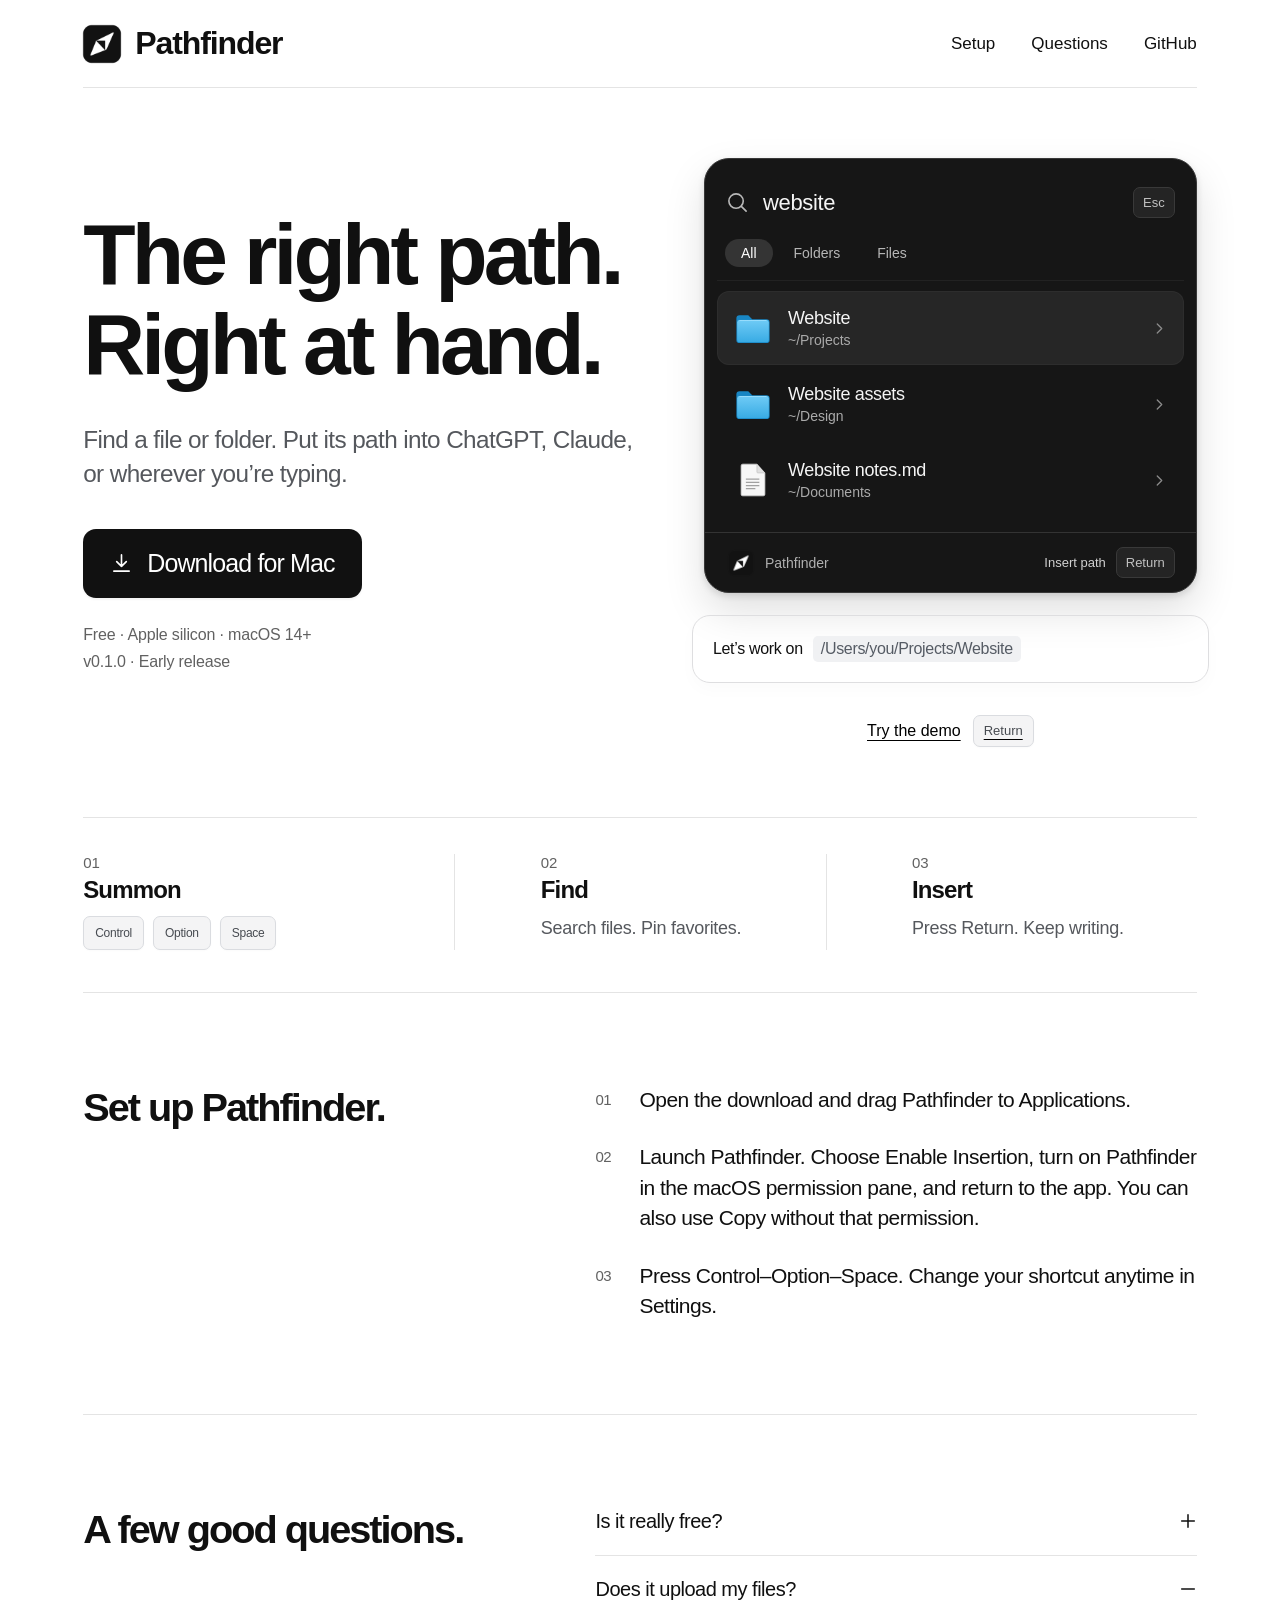
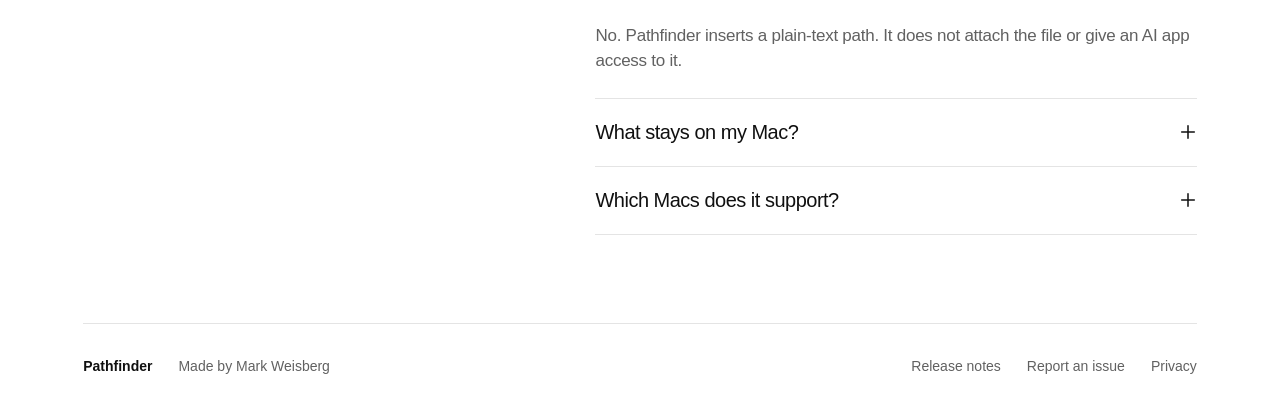
<file: index.html>
<!doctype html>
<html lang="en">
<head>
  <meta charset="utf-8">
  <meta name="viewport" content="width=device-width,initial-scale=1">
  <meta name="description" content="Find a file or folder. Put its path into ChatGPT, Claude, or wherever you’re typing. Pathfinder is free for Mac.">
  <meta name="theme-color" content="#ffffff">
  <meta property="og:title" content="Pathfinder — The right path. Right at hand.">
  <meta property="og:description" content="A free Mac utility for finding and inserting file and folder paths. Apple silicon · macOS 14+.">
  <meta property="og:type" content="website">
  <meta property="og:url" content="https://mweisberg21.github.io/pathfinder/">
  <meta property="og:image" content="https://mweisberg21.github.io/pathfinder/assets/app-icon.png">
  <link rel="canonical" href="https://mweisberg21.github.io/pathfinder/">
  <link rel="icon" href="assets/app-icon.png" type="image/png">
  <link rel="stylesheet" href="styles.css">
  <script src="demo.js" defer></script>
  <title>Pathfinder — The right path. Right at hand.</title>
</head>
<body>
  <a class="skip" href="#main">Skip to content</a>
  <header class="site-header wrap">
    <a class="brand" href="./" aria-label="Pathfinder home"><img src="assets/app-icon.png" width="46" height="46" alt="">Pathfinder</a>
    <nav aria-label="Main navigation"><a href="#setup">Setup</a><a href="#questions">Questions</a><a href="https://github.com/mweisberg21/pathfinder">GitHub</a></nav>
  </header>
  <main id="main" class="wrap">
    <section class="hero" aria-labelledby="headline">
      <div class="hero-copy">
        <h1 id="headline">The right path.<br>Right at hand.</h1>
        <p class="intro">Find a file or folder. Put its path into ChatGPT, Claude, or wherever you’re typing.</p>
        <a class="download" href="https://github.com/mweisberg21/pathfinder/releases/download/v0.1.0/Pathfinder-0.1.0-macOS-arm64.dmg">
          <svg viewBox="0 0 24 24" width="23" height="23" aria-hidden="true"><path d="M12 3v12m-5-5 5 5 5-5M4 20h16"/></svg>Download for Mac
        </a>
        <p class="requirements">Free · Apple silicon · macOS 14+<br><a href="https://github.com/mweisberg21/pathfinder/releases/tag/v0.1.0">v0.1.0 · Early release</a></p>
      </div>
      <div class="demo" aria-label="Interactive Pathfinder demo">
        <p id="demo-description" class="sr-only">This demo searches sample files only. Use the arrow keys to select a result, then Return to insert its path into the example below. It does not access your files or send a message.</p>
        <div class="panel" id="demo-panel">
          <div class="search-head">
            <svg class="search-icon" viewBox="0 0 24 24" width="23" height="23" aria-hidden="true"><circle cx="10.5" cy="10.5" r="7.5"/><path d="m16 16 5 5"/></svg>
            <input id="demo-search" type="search" value="website" placeholder="Search files and folders" aria-label="Search sample files" aria-describedby="demo-description" aria-controls="demo-results" autocomplete="off" spellcheck="false">
            <button class="escape" id="demo-close" aria-label="Close demo search"><kbd>Esc</kbd></button>
          </div>
          <div class="filters" role="group" aria-label="File type"><button data-filter="all" aria-pressed="true">All</button><button data-filter="folder" aria-pressed="false">Folders</button><button data-filter="file" aria-pressed="false">Files</button></div>
          <div class="results" id="demo-results" aria-label="Sample results">
            <button class="result selected" data-index="0" aria-pressed="true"><img src="assets/folder.svg" alt="" width="38" height="38"><span class="result-copy"><strong>Website</strong><span>~/Projects</span></span><svg viewBox="0 0 20 20" aria-hidden="true"><path d="m7 4 6 6-6 6"/></svg></button>
            <button class="result" data-index="1" aria-pressed="false"><img src="assets/folder.svg" alt="" width="38" height="38"><span class="result-copy"><strong>Website assets</strong><span>~/Design</span></span><svg viewBox="0 0 20 20" aria-hidden="true"><path d="m7 4 6 6-6 6"/></svg></button>
            <button class="result" data-index="2" aria-pressed="false"><img src="assets/document.svg" alt="" width="38" height="38"><span class="result-copy"><strong>Website notes.md</strong><span>~/Documents</span></span><svg viewBox="0 0 20 20" aria-hidden="true"><path d="m7 4 6 6-6 6"/></svg></button>
          </div>
          <div class="panel-footer"><span class="panel-brand"><img src="assets/app-icon.png" width="30" height="30" alt="">Pathfinder</span><button id="demo-insert">Insert path <kbd>Return</kbd></button></div>
        </div>
        <div class="demo-dismissed" id="demo-dismissed" hidden><img src="assets/app-icon.png" width="72" height="72" alt=""><span id="dismissed-message">Path inserted.</span><button id="demo-reopen">Open Pathfinder</button></div>
        <div class="composer" aria-label="Example message"><span>Let’s work on</span><code id="inserted-path">/Users/you/Projects/Website</code></div>
        <button class="try-demo" id="try-demo">Try the demo <kbd>Return</kbd></button>
        <p id="demo-status" class="sr-only" role="status" aria-live="polite"></p>
        <noscript><p class="no-script">Enable JavaScript to try the sample search. The Mac download works without it.</p></noscript>
      </div>
    </section>
    <section class="workflow" aria-label="How Pathfinder works">
      <div><span class="step-number">01</span><h2>Summon</h2><p class="shortcut" aria-label="Control Option Space"><kbd>Control</kbd><kbd>Option</kbd><kbd>Space</kbd></p></div>
      <div><span class="step-number">02</span><h2>Find</h2><p>Search files. Pin favorites.</p></div>
      <div><span class="step-number">03</span><h2>Insert</h2><p>Press Return. Keep writing.</p></div>
    </section>
    <section class="detail-section" id="setup" aria-labelledby="setup-title">
      <h2 id="setup-title">Set up Pathfinder.</h2>
      <ol class="setup-list">
        <li>Open the download and drag Pathfinder to Applications.</li>
        <li>Launch Pathfinder. Choose Enable Insertion, turn on Pathfinder in the macOS permission pane, and return to the app. You can also use Copy without that permission.</li>
        <li>Press Control–Option–Space. Change your shortcut anytime in Settings.</li>
      </ol>
    </section>
    <section class="detail-section questions" id="questions" aria-labelledby="questions-title">
      <h2 id="questions-title">A few good questions.</h2>
      <div class="faq-list">
        <details><summary>Is it really free?<svg viewBox="0 0 20 20" aria-hidden="true"><path d="M3 10h14M10 3v14"/></svg></summary><p>Yes. Free to download and use, with no account, subscription, or paid tier.</p></details>
        <details open><summary>Does it upload my files?<svg viewBox="0 0 20 20" aria-hidden="true"><path d="M3 10h14M10 3v14"/></svg></summary><p>No. Pathfinder inserts a plain-text path. It does not attach the file or give an AI app access to it.</p></details>
        <details><summary>What stays on my Mac?<svg viewBox="0 0 20 20" aria-hidden="true"><path d="M3 10h14M10 3v14"/></svg></summary><p>Your pins, preferences, and usage history stay locally on your Mac. Pathfinder has no analytics or file uploads and does not store your chat text. You can turn off usage history or clear it in Settings.</p><p>Search uses Spotlight. Excluded or unindexed files may not appear; use the app’s file chooser to select them directly. <a href="privacy.html">Read the privacy details.</a></p></details>
        <details><summary>Which Macs does it support?<svg viewBox="0 0 20 20" aria-hidden="true"><path d="M3 10h14M10 3v14"/></svg></summary><p>This download is for Apple silicon Macs running macOS 14 or later. Intel Macs are not supported by this build. Version 0.1.0 is an early release, signed with Developer ID and notarized by Apple.</p><p>Path insertion has been tested with ChatGPT and Claude. Other text fields may behave differently; Copy is always available. A fresh installation on another Mac remains to be tested.</p></details>
      </div>
    </section>
  </main>
  <footer class="site-footer wrap"><div><a href="./" class="footer-brand">Pathfinder</a><span>Made by Mark Weisberg</span></div><nav aria-label="Footer"><a href="https://github.com/mweisberg21/pathfinder/releases/tag/v0.1.0">Release notes</a><a href="https://github.com/mweisberg21/pathfinder/issues">Report an issue</a><a href="privacy.html">Privacy</a></nav></footer>
</body>
</html>
</file>
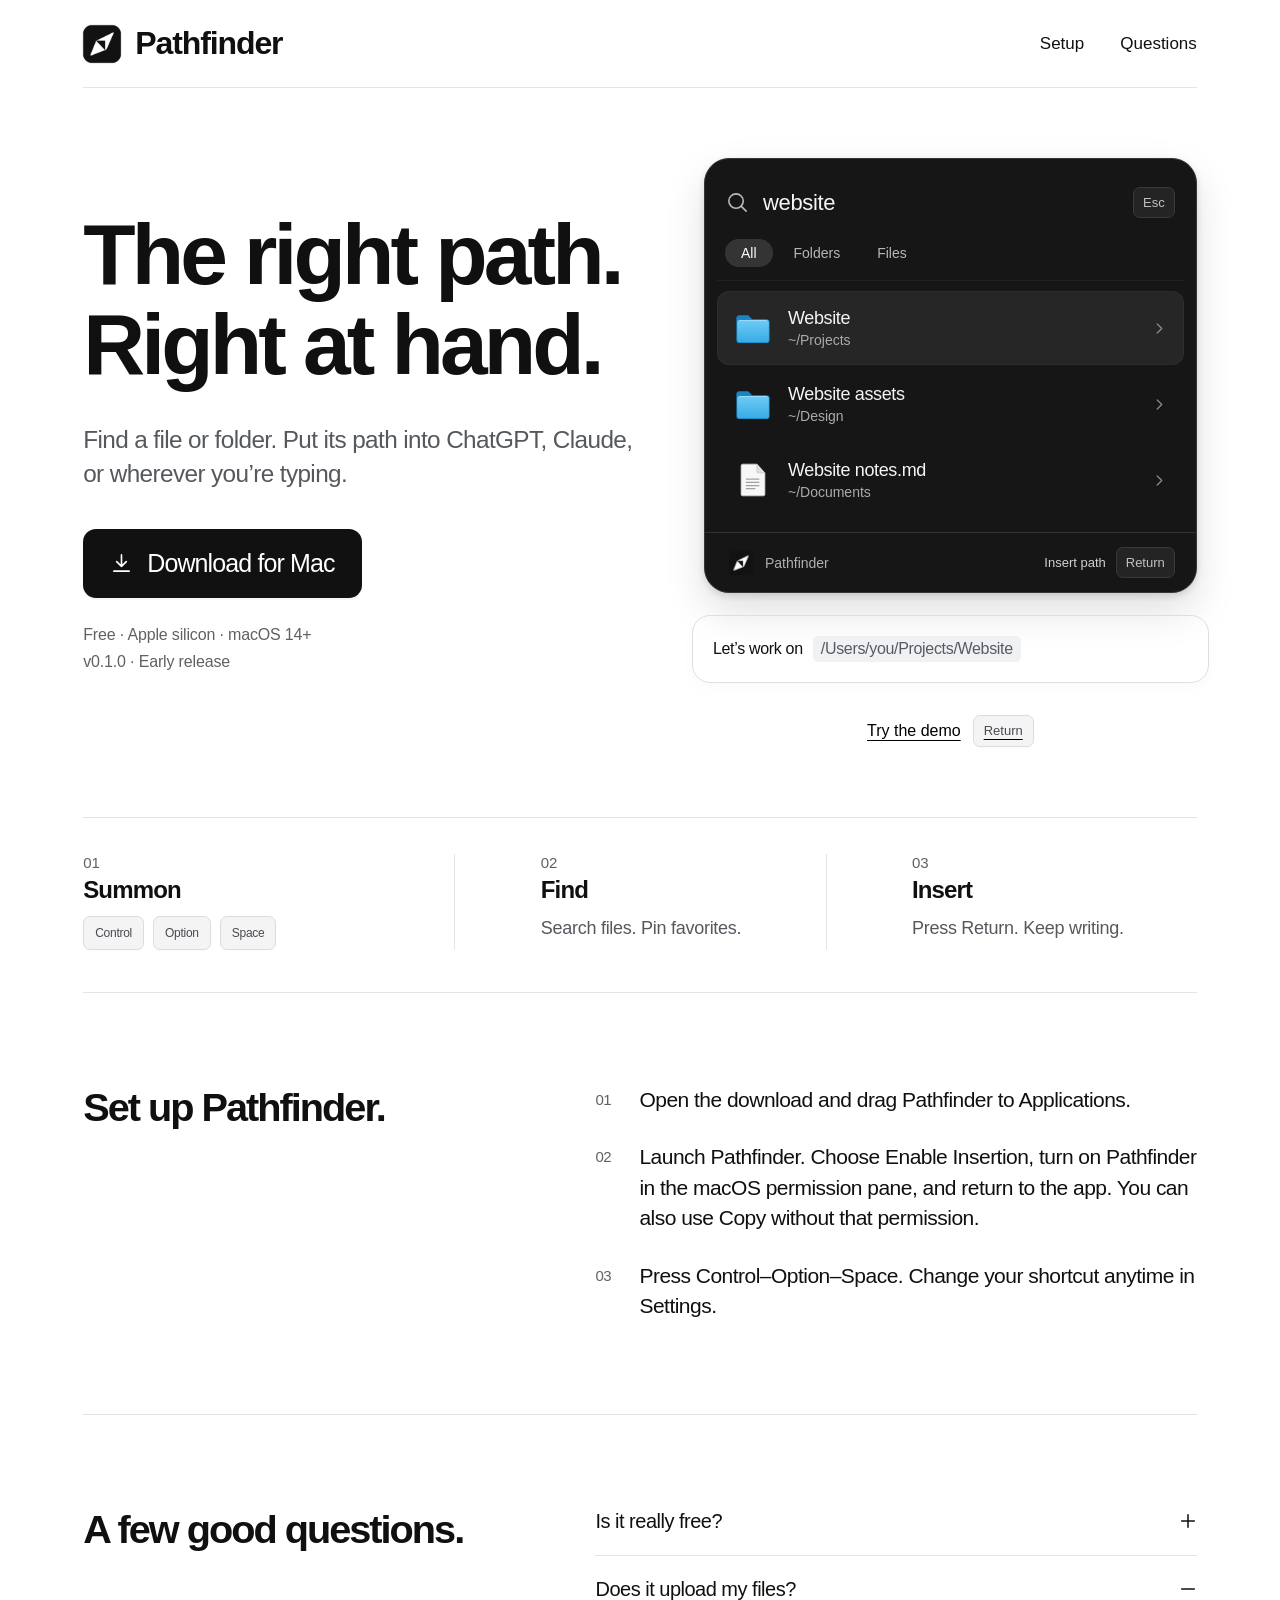
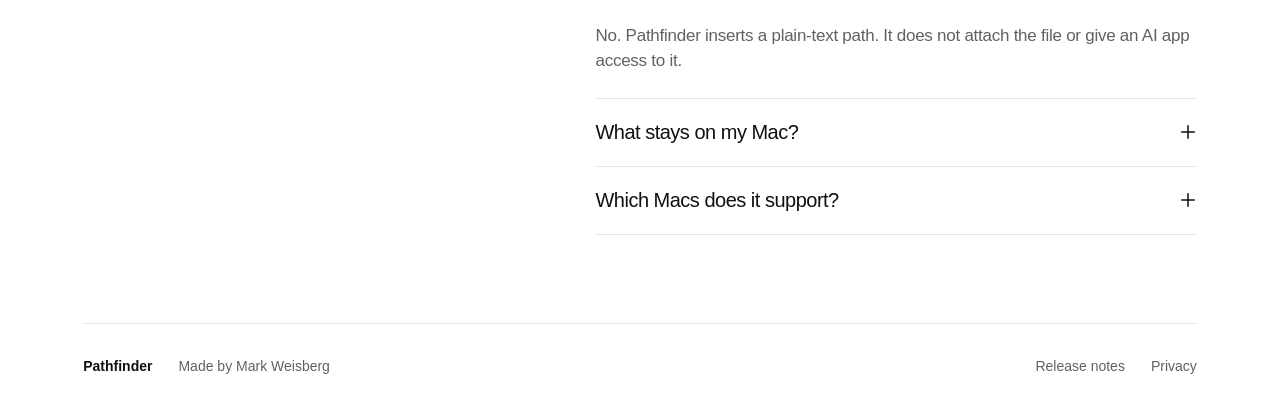
<file: docs/index.html>
<!doctype html>
<html lang="en">
<head>
  <meta charset="utf-8">
  <meta name="viewport" content="width=device-width,initial-scale=1">
  <meta name="description" content="Find a file or folder. Put its path into ChatGPT, Claude, or wherever you’re typing. Pathfinder is free for Mac.">
  <meta name="theme-color" content="#ffffff">
  <meta property="og:title" content="Pathfinder — The right path. Right at hand.">
  <meta property="og:description" content="A free Mac utility for finding and inserting file and folder paths. Apple silicon · macOS 14+.">
  <meta property="og:type" content="website">
  <meta property="og:url" content="https://mweisberg21.github.io/pathfinder/">
  <meta property="og:image" content="https://mweisberg21.github.io/pathfinder/assets/app-icon.png">
  <link rel="canonical" href="https://mweisberg21.github.io/pathfinder/">
  <link rel="icon" href="assets/app-icon.png" type="image/png">
  <link rel="stylesheet" href="styles.css">
  <script src="demo.js" defer></script>
  <title>Pathfinder — The right path. Right at hand.</title>
</head>
<body>
  <a class="skip" href="#main">Skip to content</a>
  <header class="site-header wrap">
    <a class="brand" href="./" aria-label="Pathfinder home"><img src="assets/app-icon.png" width="46" height="46" alt="">Pathfinder</a>
    <nav aria-label="Main navigation"><a href="#setup">Setup</a><a href="#questions">Questions</a></nav>
  </header>
  <main id="main" class="wrap">
    <section class="hero" aria-labelledby="headline">
      <div class="hero-copy">
        <h1 id="headline">The right path.<br>Right at hand.</h1>
        <p class="intro">Find a file or folder. Put its path into ChatGPT, Claude, or wherever you’re typing.</p>
        <a class="download" download href="downloads/Pathfinder-0.1.0-macOS-arm64.dmg">
          <svg viewBox="0 0 24 24" width="23" height="23" aria-hidden="true"><path d="M12 3v12m-5-5 5 5 5-5M4 20h16"/></svg>Download for Mac
        </a>
        <p class="requirements">Free · Apple silicon · macOS 14+<br><a href="release-notes.html">v0.1.0 · Early release</a></p>
      </div>
      <div class="demo" aria-label="Interactive Pathfinder demo">
        <p id="demo-description" class="sr-only">This demo searches sample files only. Use the arrow keys to select a result, then Return to insert its path into the example below. It does not access your files or send a message.</p>
        <div class="panel" id="demo-panel">
          <div class="search-head">
            <svg class="search-icon" viewBox="0 0 24 24" width="23" height="23" aria-hidden="true"><circle cx="10.5" cy="10.5" r="7.5"/><path d="m16 16 5 5"/></svg>
            <input id="demo-search" type="search" value="website" placeholder="Search files and folders" aria-label="Search sample files" aria-describedby="demo-description" aria-controls="demo-results" autocomplete="off" spellcheck="false">
            <button class="escape" id="demo-close" aria-label="Close demo search"><kbd>Esc</kbd></button>
          </div>
          <div class="filters" role="group" aria-label="File type"><button data-filter="all" aria-pressed="true">All</button><button data-filter="folder" aria-pressed="false">Folders</button><button data-filter="file" aria-pressed="false">Files</button></div>
          <div class="results" id="demo-results" aria-label="Sample results">
            <button class="result selected" data-index="0" aria-pressed="true"><img src="assets/folder.svg" alt="" width="38" height="38"><span class="result-copy"><strong>Website</strong><span>~/Projects</span></span><svg viewBox="0 0 20 20" aria-hidden="true"><path d="m7 4 6 6-6 6"/></svg></button>
            <button class="result" data-index="1" aria-pressed="false"><img src="assets/folder.svg" alt="" width="38" height="38"><span class="result-copy"><strong>Website assets</strong><span>~/Design</span></span><svg viewBox="0 0 20 20" aria-hidden="true"><path d="m7 4 6 6-6 6"/></svg></button>
            <button class="result" data-index="2" aria-pressed="false"><img src="assets/document.svg" alt="" width="38" height="38"><span class="result-copy"><strong>Website notes.md</strong><span>~/Documents</span></span><svg viewBox="0 0 20 20" aria-hidden="true"><path d="m7 4 6 6-6 6"/></svg></button>
          </div>
          <div class="panel-footer"><span class="panel-brand"><img src="assets/app-icon.png" width="30" height="30" alt="">Pathfinder</span><button id="demo-insert">Insert path <kbd>Return</kbd></button></div>
        </div>
        <div class="demo-dismissed" id="demo-dismissed" hidden><img src="assets/app-icon.png" width="72" height="72" alt=""><span id="dismissed-message">Path inserted.</span><button id="demo-reopen">Open Pathfinder</button></div>
        <div class="composer" aria-label="Example message"><span>Let’s work on</span><code id="inserted-path">/Users/you/Projects/Website</code></div>
        <button class="try-demo" id="try-demo">Try the demo <kbd>Return</kbd></button>
        <p id="demo-status" class="sr-only" role="status" aria-live="polite"></p>
        <noscript><p class="no-script">Enable JavaScript to try the sample search. The Mac download works without it.</p></noscript>
      </div>
    </section>
    <section class="workflow" aria-label="How Pathfinder works">
      <div><span class="step-number">01</span><h2>Summon</h2><p class="shortcut" aria-label="Control Option Space"><kbd>Control</kbd><kbd>Option</kbd><kbd>Space</kbd></p></div>
      <div><span class="step-number">02</span><h2>Find</h2><p>Search files. Pin favorites.</p></div>
      <div><span class="step-number">03</span><h2>Insert</h2><p>Press Return. Keep writing.</p></div>
    </section>
    <section class="detail-section" id="setup" aria-labelledby="setup-title">
      <h2 id="setup-title">Set up Pathfinder.</h2>
      <ol class="setup-list">
        <li>Open the download and drag Pathfinder to Applications.</li>
        <li>Launch Pathfinder. Choose Enable Insertion, turn on Pathfinder in the macOS permission pane, and return to the app. You can also use Copy without that permission.</li>
        <li>Press Control–Option–Space. Change your shortcut anytime in Settings.</li>
      </ol>
    </section>
    <section class="detail-section questions" id="questions" aria-labelledby="questions-title">
      <h2 id="questions-title">A few good questions.</h2>
      <div class="faq-list">
        <details><summary>Is it really free?<svg viewBox="0 0 20 20" aria-hidden="true"><path d="M3 10h14M10 3v14"/></svg></summary><p>Yes. Free to download and use, with no account, subscription, or paid tier.</p></details>
        <details open><summary>Does it upload my files?<svg viewBox="0 0 20 20" aria-hidden="true"><path d="M3 10h14M10 3v14"/></svg></summary><p>No. Pathfinder inserts a plain-text path. It does not attach the file or give an AI app access to it.</p></details>
        <details><summary>What stays on my Mac?<svg viewBox="0 0 20 20" aria-hidden="true"><path d="M3 10h14M10 3v14"/></svg></summary><p>Your pins, preferences, and usage history stay locally on your Mac. Pathfinder has no analytics or file uploads and does not store your chat text. You can turn off usage history or clear it in Settings.</p><p>Search uses Spotlight. Excluded or unindexed files may not appear; use the app’s file chooser to select them directly. <a href="privacy.html">Read the privacy details.</a></p></details>
        <details><summary>Which Macs does it support?<svg viewBox="0 0 20 20" aria-hidden="true"><path d="M3 10h14M10 3v14"/></svg></summary><p>This download is for Apple silicon Macs running macOS 14 or later. Intel Macs are not supported by this build. Version 0.1.0 is an early release, signed with Developer ID and notarized by Apple.</p><p>Path insertion has been tested with ChatGPT and Claude. Other text fields may behave differently; Copy is always available. A fresh installation on another Mac remains to be tested.</p></details>
      </div>
    </section>
  </main>
  <footer class="site-footer wrap"><div><a href="./" class="footer-brand">Pathfinder</a><span>Made by Mark Weisberg</span></div><nav aria-label="Footer"><a href="release-notes.html">Release notes</a><a href="privacy.html">Privacy</a></nav></footer>
</body>
</html>
</file>
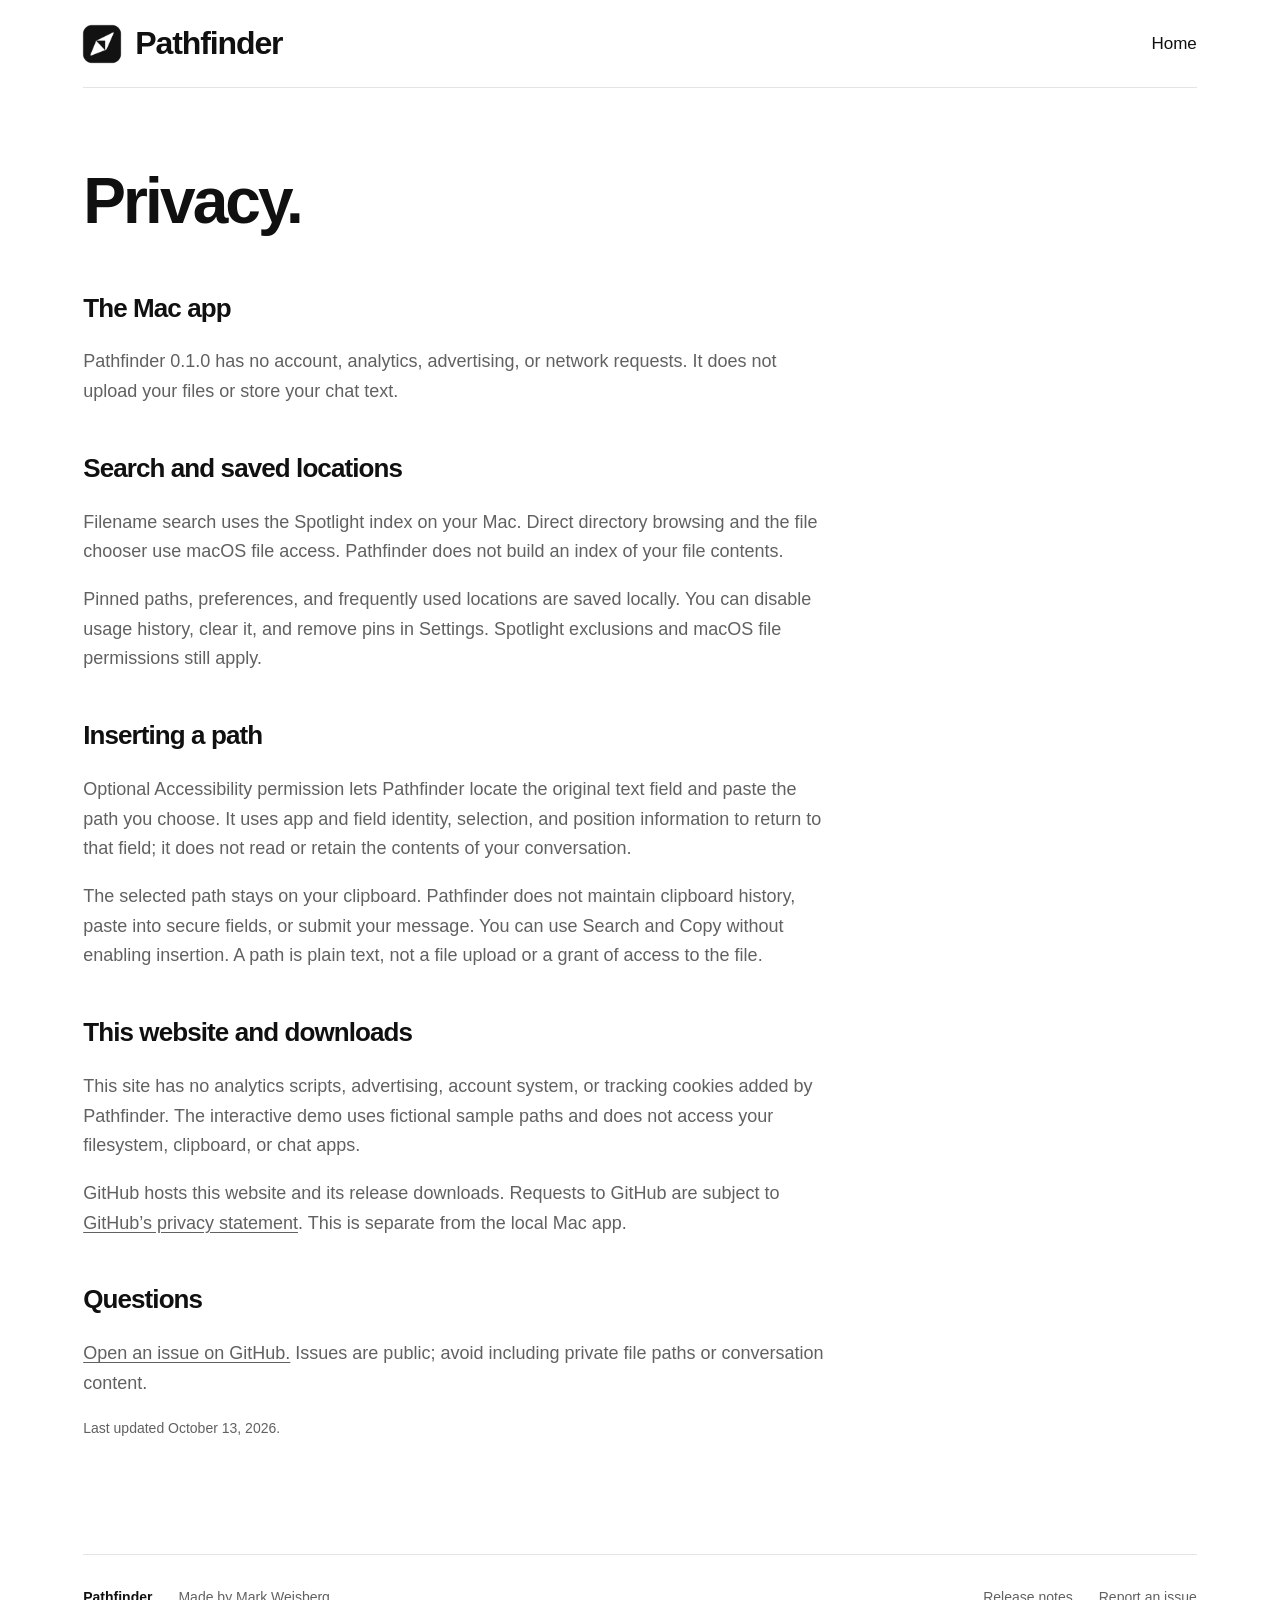
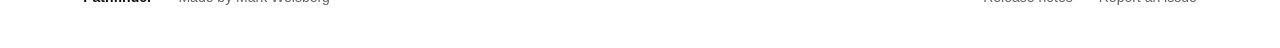
<file: privacy.html>
<!doctype html>
<html lang="en"><head><meta charset="utf-8"><meta name="viewport" content="width=device-width,initial-scale=1"><meta name="description" content="How Pathfinder handles local paths, search, insertion permissions, and this website."><meta name="theme-color" content="#ffffff"><link rel="icon" href="assets/app-icon.png"><link rel="stylesheet" href="styles.css"><link rel="canonical" href="https://mweisberg21.github.io/pathfinder/privacy.html"><title>Privacy — Pathfinder</title></head>
<body><a class="skip" href="#main">Skip to content</a><header class="site-header wrap"><a class="brand" href="./"><img src="assets/app-icon.png" width="46" height="46" alt="">Pathfinder</a><nav aria-label="Main navigation"><a href="./">Home</a></nav></header>
<main id="main" class="wrap"><article class="privacy-copy"><h1>Privacy.</h1>
<h2>The Mac app</h2><p>Pathfinder 0.1.0 has no account, analytics, advertising, or network requests. It does not upload your files or store your chat text.</p>
<h2>Search and saved locations</h2><p>Filename search uses the Spotlight index on your Mac. Direct directory browsing and the file chooser use macOS file access. Pathfinder does not build an index of your file contents.</p><p>Pinned paths, preferences, and frequently used locations are saved locally. You can disable usage history, clear it, and remove pins in Settings. Spotlight exclusions and macOS file permissions still apply.</p>
<h2>Inserting a path</h2><p>Optional Accessibility permission lets Pathfinder locate the original text field and paste the path you choose. It uses app and field identity, selection, and position information to return to that field; it does not read or retain the contents of your conversation.</p><p>The selected path stays on your clipboard. Pathfinder does not maintain clipboard history, paste into secure fields, or submit your message. You can use Search and Copy without enabling insertion. A path is plain text, not a file upload or a grant of access to the file.</p>
<h2>This website and downloads</h2><p>This site has no analytics scripts, advertising, account system, or tracking cookies added by Pathfinder. The interactive demo uses fictional sample paths and does not access your filesystem, clipboard, or chat apps.</p><p>GitHub hosts this website and its release downloads. Requests to GitHub are subject to <a href="https://docs.github.com/en/site-policy/privacy-policies/github-general-privacy-statement">GitHub’s privacy statement</a>. This is separate from the local Mac app.</p>
<h2>Questions</h2><p><a href="https://github.com/mweisberg21/pathfinder/issues">Open an issue on GitHub.</a> Issues are public; avoid including private file paths or conversation content.</p><p class="updated">Last updated October 13, 2026.</p></article></main>
<footer class="site-footer wrap"><div><a class="footer-brand" href="./">Pathfinder</a><span>Made by Mark Weisberg</span></div><nav aria-label="Footer"><a href="https://github.com/mweisberg21/pathfinder/releases/tag/v0.1.0">Release notes</a><a href="https://github.com/mweisberg21/pathfinder/issues">Report an issue</a></nav></footer></body></html>
</file>
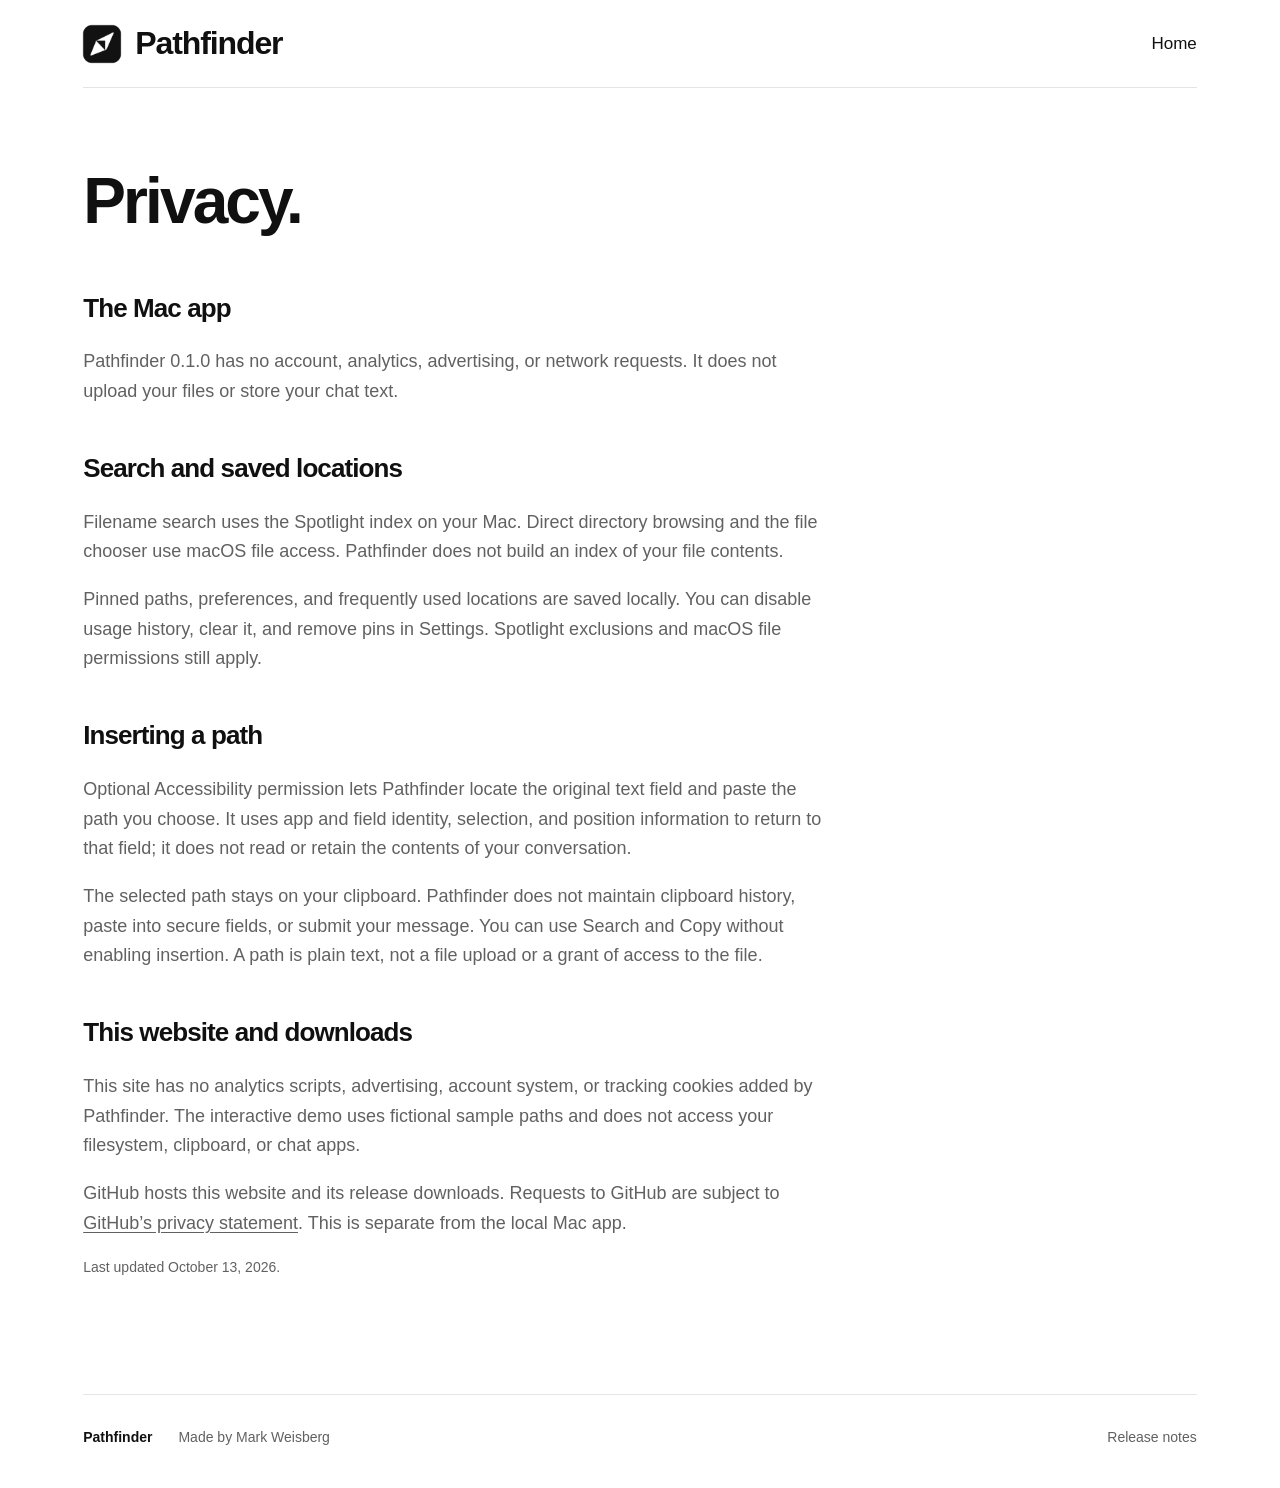
<file: docs/privacy.html>
<!doctype html>
<html lang="en"><head><meta charset="utf-8"><meta name="viewport" content="width=device-width,initial-scale=1"><meta name="description" content="How Pathfinder handles local paths, search, insertion permissions, and this website."><meta name="theme-color" content="#ffffff"><link rel="icon" href="assets/app-icon.png"><link rel="stylesheet" href="styles.css"><link rel="canonical" href="https://mweisberg21.github.io/pathfinder/privacy.html"><title>Privacy — Pathfinder</title></head>
<body><a class="skip" href="#main">Skip to content</a><header class="site-header wrap"><a class="brand" href="./"><img src="assets/app-icon.png" width="46" height="46" alt="">Pathfinder</a><nav aria-label="Main navigation"><a href="./">Home</a></nav></header>
<main id="main" class="wrap"><article class="privacy-copy"><h1>Privacy.</h1>
<h2>The Mac app</h2><p>Pathfinder 0.1.0 has no account, analytics, advertising, or network requests. It does not upload your files or store your chat text.</p>
<h2>Search and saved locations</h2><p>Filename search uses the Spotlight index on your Mac. Direct directory browsing and the file chooser use macOS file access. Pathfinder does not build an index of your file contents.</p><p>Pinned paths, preferences, and frequently used locations are saved locally. You can disable usage history, clear it, and remove pins in Settings. Spotlight exclusions and macOS file permissions still apply.</p>
<h2>Inserting a path</h2><p>Optional Accessibility permission lets Pathfinder locate the original text field and paste the path you choose. It uses app and field identity, selection, and position information to return to that field; it does not read or retain the contents of your conversation.</p><p>The selected path stays on your clipboard. Pathfinder does not maintain clipboard history, paste into secure fields, or submit your message. You can use Search and Copy without enabling insertion. A path is plain text, not a file upload or a grant of access to the file.</p>
<h2>This website and downloads</h2><p>This site has no analytics scripts, advertising, account system, or tracking cookies added by Pathfinder. The interactive demo uses fictional sample paths and does not access your filesystem, clipboard, or chat apps.</p><p>GitHub hosts this website and its release downloads. Requests to GitHub are subject to <a href="https://docs.github.com/en/site-policy/privacy-policies/github-general-privacy-statement">GitHub’s privacy statement</a>. This is separate from the local Mac app.</p>
<p class="updated">Last updated October 13, 2026.</p></article></main>
<footer class="site-footer wrap"><div><a class="footer-brand" href="./">Pathfinder</a><span>Made by Mark Weisberg</span></div><nav aria-label="Footer"><a href="release-notes.html">Release notes</a></nav></footer></body></html>
</file>
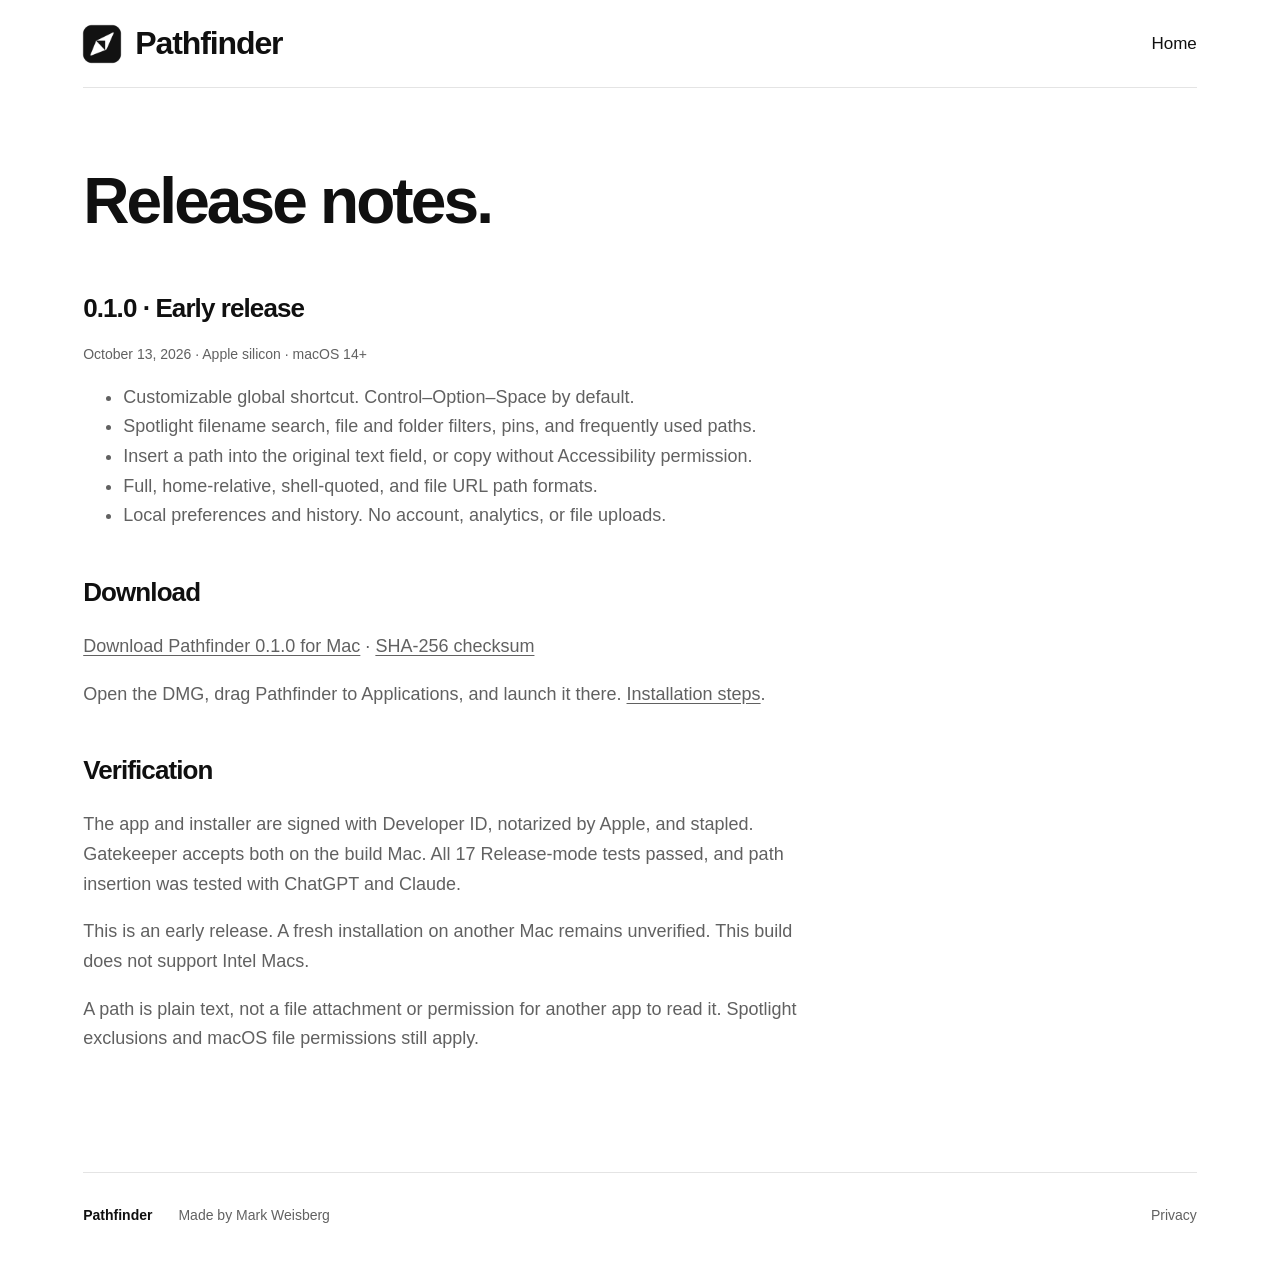
<file: docs/release-notes.html>
<!doctype html>
<html lang="en"><head><meta charset="utf-8"><meta name="viewport" content="width=device-width,initial-scale=1"><meta name="description" content="Pathfinder 0.1.0 early release for Apple silicon Macs. Download the signed, notarized installer and checksum."><meta name="theme-color" content="#ffffff"><link rel="icon" href="assets/app-icon.png"><link rel="stylesheet" href="styles.css"><link rel="canonical" href="https://mweisberg21.github.io/pathfinder/release-notes.html"><title>Release notes — Pathfinder</title></head>
<body><a class="skip" href="#main">Skip to content</a><header class="site-header wrap"><a class="brand" href="./"><img src="assets/app-icon.png" width="46" height="46" alt="">Pathfinder</a><nav aria-label="Main navigation"><a href="./">Home</a></nav></header>
<main id="main" class="wrap"><article class="privacy-copy"><h1>Release notes.</h1><h2>0.1.0 · Early release</h2><p class="updated">October 13, 2026 · Apple silicon · macOS 14+</p>
<ul><li>Customizable global shortcut. Control–Option–Space by default.</li><li>Spotlight filename search, file and folder filters, pins, and frequently used paths.</li><li>Insert a path into the original text field, or copy without Accessibility permission.</li><li>Full, home-relative, shell-quoted, and file URL path formats.</li><li>Local preferences and history. No account, analytics, or file uploads.</li></ul>
<h2>Download</h2><p><a download href="downloads/Pathfinder-0.1.0-macOS-arm64.dmg">Download Pathfinder 0.1.0 for Mac</a> · <a download href="downloads/Pathfinder-0.1.0-macOS-arm64.dmg.sha256">SHA-256 checksum</a></p><p>Open the DMG, drag Pathfinder to Applications, and launch it there. <a href="./#setup">Installation steps</a>.</p>
<h2>Verification</h2><p>The app and installer are signed with Developer ID, notarized by Apple, and stapled. Gatekeeper accepts both on the build Mac. All 17 Release-mode tests passed, and path insertion was tested with ChatGPT and Claude.</p><p>This is an early release. A fresh installation on another Mac remains unverified. This build does not support Intel Macs.</p><p>A path is plain text, not a file attachment or permission for another app to read it. Spotlight exclusions and macOS file permissions still apply.</p></article></main>
<footer class="site-footer wrap"><div><a class="footer-brand" href="./">Pathfinder</a><span>Made by Mark Weisberg</span></div><nav aria-label="Footer"><a href="privacy.html">Privacy</a></nav></footer></body></html>
</file>
<file: styles.css>
:root{color-scheme:light;--ink:#101010;--muted:#616161;--line:#e4e4e4;--panel:#161616;--radius:25px;font-family:-apple-system,BlinkMacSystemFont,"Segoe UI",Helvetica,Arial,sans-serif;font-synthesis:none;color:var(--ink);background:#fff;scroll-behavior:smooth}
*{box-sizing:border-box}body{margin:0}button,input{font:inherit}a{color:inherit;text-decoration:none}button{cursor:pointer}button:disabled{cursor:default;opacity:.4}button,a,input,summary{-webkit-tap-highlight-color:transparent}a:focus-visible,button:focus-visible,summary:focus-visible,input:focus-visible{outline:2px solid #737373;outline-offset:5px}a:hover{text-decoration:underline;text-underline-offset:4px}svg{fill:none;stroke:currentColor;stroke-width:1.7;stroke-linecap:round;stroke-linejoin:round;flex-shrink:0}img{display:block;max-width:100%}[hidden]{display:none!important}.wrap{width:calc(100% - 13%);max-width:1360px;margin-inline:auto}.sr-only,.skip:not(:focus){position:absolute;width:1px;height:1px;padding:0;margin:-1px;overflow:hidden;clip:rect(0,0,0,0);white-space:nowrap;border:0}.skip:focus{position:fixed;z-index:20;left:20px;top:15px;background:#fff;border:2px solid;padding:15px}
.site-header{height:88px;display:flex;align-items:center;justify-content:space-between;border-bottom:1px solid var(--line);gap:25px}.brand{display:flex;align-items:center;gap:10px;font-size:32px;font-weight:650;letter-spacing:-1.1px}.brand img{margin-left:-4px}.brand:hover{text-decoration:none}.site-header nav{display:flex;gap:36px;font-size:17px}.hero{display:grid;grid-template-columns:minmax(0,1.15fr) minmax(0,1fr);gap:54px;align-items:center;padding:70px 0 64px;min-height:705px}.hero-copy{padding-bottom:25px}h1{font-size:clamp(52px,6.7vw,103px);font-weight:720;letter-spacing:-.045em;line-height:1.04;margin:0 0 34px;white-space:nowrap}.intro{font-size:clamp(19px,1.9vw,28px);letter-spacing:-.025em;line-height:1.4;color:#55585d;margin:0 0 38px;max-width:640px}.download{display:inline-flex;align-items:center;justify-content:center;gap:14px;background:#111;color:#fff;padding:20px 27px;border-radius:13px;font-size:25px;font-weight:520;letter-spacing:-.035em;box-shadow:0 2px 2px #0000000b;transition:background .15s,transform .15s}.download:hover{background:#303030;text-decoration:none;transform:translateY(-1px)}.download:active{transform:translateY(1px)}.requirements{font-size:16px;color:var(--muted);line-height:1.7;margin:23px 0 0;letter-spacing:-.01em}.demo{min-width:0;max-width:560px;justify-self:end;width:100%}.panel{background:var(--panel);color:#f5f5f5;border:1px solid #383838;border-radius:var(--radius);box-shadow:0 18px 40px #00000020,0 3px 7px #0000001f;overflow:hidden;padding-top:7px}.search-head{height:73px;display:flex;align-items:center;gap:14px;padding:0 21px}.search-icon{color:#b8b8b8}.search-head input{min-width:0;flex:1;border:0;background:none;color:#f5f5f5;font-size:22px;letter-spacing:-.015em;padding:7px 0;border-radius:2px}.search-head input:focus-visible{outline:0;box-shadow:0 2px #939393}.search-head input::placeholder{color:#a0a0a0;font-size:17px}.search-head input::-webkit-search-cancel-button{-webkit-appearance:none}.escape{background:none;border:0;color:inherit;padding:0}kbd{font:inherit;display:inline-flex;align-items:center;justify-content:center;border:1px solid #dadce0;background:#f4f4f5;border-radius:7px;color:#474b51;white-space:nowrap;line-height:1.2;box-shadow:0 1px 2px #00000005}.panel kbd{background:#242424;border-color:#393939;color:#c0c0c0;font-size:13px;padding:7px 9px}.filters{display:flex;gap:5px;padding:0 20px 13px}.filters button{font-size:14px;border:0;background:none;color:#b6b6b6;border-radius:18px;padding:6px 16px}.filters button[aria-pressed=true]{background:#343434;color:white}.filters button:hover{background:#292929}.results{margin:0 12px;padding:8px 0 13px;border-top:1px solid #ffffff0d;min-height:245px}.result{color:inherit;width:100%;border:1px solid transparent;background:none;display:flex;align-items:center;text-align:left;gap:16px;padding:12px 16px;border-radius:12px;min-height:74px;margin:2px 0}.result:hover{background:#ffffff09}.result.selected{background:#ffffff12;border-color:#ffffff09}.result-copy{display:flex;flex-direction:column;gap:3px;min-width:0;flex:1}.result strong{font-size:18px;font-weight:510;letter-spacing:-.02em;overflow:hidden;text-overflow:ellipsis;white-space:nowrap}.result-copy>span{font-size:14px;color:#aaa;overflow:hidden;white-space:nowrap;text-overflow:ellipsis}.result svg{width:15px;height:15px;color:#8b8b8b}.panel-footer{border-top:1px solid #333;height:60px;padding:0 21px;display:flex;align-items:center;justify-content:space-between;gap:8px;color:#b0b0b0}.panel-brand{display:flex;align-items:center;gap:9px;font-size:14px}.panel-footer button{display:flex;align-items:center;gap:10px;border:0;background:none;color:#d1d1d1;font-size:13px;padding:5px 0 5px 8px}.composer{border:1px solid #dedee0;border-radius:18px;margin:22px -12px 0;min-height:68px;display:flex;align-items:center;gap:10px;padding:17px 20px;box-shadow:0 7px 17px #00000005;font-size:16px;letter-spacing:-.02em;flex-wrap:wrap}.composer code{font-family:inherit;color:#555b64;background:#f0f1f3;padding:4px 8px;border-radius:5px;overflow-wrap:anywhere;max-width:100%}.composer.inserted code{animation:insert-flash .45s ease-out}.try-demo{margin:26px auto 0;padding:6px 8px;display:flex;align-items:center;justify-content:center;gap:12px;border:0;background:none;font-size:16px;text-decoration:underline;text-underline-offset:4px}.try-demo kbd{font-size:13px;padding:7px 10px}.demo-dismissed{height:431px;display:flex;flex-direction:column;align-items:center;justify-content:center;gap:18px;color:#555}.demo-dismissed button{background:#111;border:0;color:#fff;border-radius:9px;font-size:15px;padding:13px 18px}.empty-results{padding:65px 12px;text-align:center;color:#b3b3b3;font-size:16px}.no-script{font-size:14px;line-height:1.5;color:var(--muted)}
.workflow{border-top:1px solid var(--line);border-bottom:1px solid var(--line);display:grid;grid-template-columns:repeat(3,1fr);padding:36px 0 42px;gap:0}.workflow>div{padding-left:23%;border-left:1px solid var(--line)}.workflow>div:first-child{padding-left:0;border:0}.step-number{color:var(--muted);font-size:15px;font-variant-numeric:tabular-nums}.workflow h2{font-size:24px;letter-spacing:-.035em;margin:4px 0 12px;font-weight:650}.workflow p{font-size:18px;margin:0;color:#55585d;line-height:1.4;letter-spacing:-.015em}.shortcut{display:flex;gap:9px}.shortcut kbd{font-size:12px;padding:9px 11px}.detail-section{display:grid;grid-template-columns:40% 1fr;gap:6%;padding:92px 0;border-bottom:1px solid var(--line);scroll-margin-top:36px}.detail-section h2{font-size:clamp(30px,3.1vw,46px);letter-spacing:-.05em;line-height:1.15;font-weight:650;margin:0}.setup-list{padding:0;margin:0;list-style:none;counter-reset:step}.setup-list li{counter-increment:step;position:relative;padding-left:44px;font-size:21px;line-height:1.45;letter-spacing:-.025em}.setup-list li+li{margin-top:27px}.setup-list li::before{content:counter(step,decimal-leading-zero);position:absolute;left:0;top:4px;color:var(--muted);font-size:15px;font-variant-numeric:tabular-nums}.questions{border-bottom:0;padding-bottom:88px}.faq-list details{border-bottom:1px solid var(--line)}.faq-list details:first-child summary{padding-top:3px}.faq-list summary{list-style:none;cursor:pointer;display:flex;justify-content:space-between;align-items:center;gap:20px;padding:22px 0;font-size:20px;letter-spacing:-.025em}.faq-list summary::-webkit-details-marker{display:none}.faq-list summary svg{width:18px;height:18px}.faq-list details[open] summary svg path{d:path('M3 10h14')}.faq-list p{font-size:17px;line-height:1.5;color:var(--muted);margin:0 0 24px;letter-spacing:-.015em}.faq-list p+p{margin-top:-8px}.faq-list p a{text-decoration:underline;text-underline-offset:3px}.site-footer{border-top:1px solid var(--line);display:flex;justify-content:space-between;gap:26px;padding-block:32px 40px;font-size:14px;color:var(--muted);line-height:1.5}.site-footer>div,.site-footer nav{display:flex;gap:26px;align-items:center}.footer-brand{font-weight:650;color:var(--ink)}.privacy-copy{max-width:750px;padding:80px 0 100px;line-height:1.65}.privacy-copy h1{font-size:64px;white-space:normal;margin-bottom:52px}.privacy-copy h2{font-size:26px;letter-spacing:-.035em;margin:40px 0 12px}.privacy-copy p,.privacy-copy li{font-size:18px;color:var(--muted)}.privacy-copy a{text-decoration:underline;text-underline-offset:3px}.privacy-copy .updated{font-size:14px}
@keyframes insert-flash{from{background:#d8dce1}to{background:#f0f1f3}}
@media(min-width:1450px){.hero{min-height:752px}.demo{margin-right:12px}.hero-copy{padding-bottom:15px}}
@media(max-width:1150px){.wrap{width:calc(100% - 72px)}.hero{gap:35px;min-height:650px}h1{font-size:clamp(46px,6vw,68px)}.intro{font-size:20px}.download{font-size:19px;padding:18px 22px}.requirements{font-size:14px}.composer{font-size:14px;margin-inline:0;padding:14px}.result strong{font-size:16px}.panel-brand{font-size:12px}.detail-section{grid-template-columns:38% 1fr}.setup-list li{font-size:19px}.workflow>div{padding-left:17%}}
@media(max-width:900px){.wrap{width:calc(100% - 48px)}.site-header{height:80px}.brand{font-size:25px}.site-header nav{gap:24px;font-size:15px}.hero{grid-template-columns:1fr;gap:46px;padding:62px 0 44px}.hero-copy{padding:0;text-align:center}h1{font-size:clamp(47px,9vw,78px);line-height:1.02;margin-bottom:25px}.intro{max-width:540px;margin:0 auto 27px;font-size:21px}.requirements{margin-top:19px}.demo{justify-self:center;max-width:540px}.workflow{gap:18px;padding:30px 0}.workflow>div{padding-left:18px}.workflow h2{font-size:22px}.workflow p{font-size:16px}.shortcut{gap:5px}.shortcut kbd{font-size:10px;padding:8px 6px}.detail-section{grid-template-columns:1fr;gap:32px;padding:58px 0}.detail-section h2{font-size:38px}.site-footer{flex-wrap:wrap}.privacy-copy{padding:55px 0}.privacy-copy h1{font-size:52px}}
@media(max-width:520px){.wrap{width:calc(100% - 40px)}.site-header{height:76px;gap:12px}.brand{font-size:23px;gap:5px;letter-spacing:-1px}.brand img{width:36px;height:36px}.site-header nav{gap:17px;font-size:13px}.site-header nav a[href="#setup"]{display:none}.hero{padding-top:48px;gap:36px}h1{font-size:clamp(43px,11.4vw,58px);letter-spacing:-.058em;margin-bottom:23px}.intro{font-size:19px;max-width:350px;line-height:1.45}.download{font-size:19px;padding:17px 23px}.requirements{font-size:13px}.panel{border-radius:22px}.search-head{height:64px;padding-inline:16px;gap:11px}.search-head input{font-size:20px}.filters{padding-left:14px}.filters button{font-size:13px;padding:6px 13px}.results{margin:0 8px;min-height:235px}.result{gap:12px;padding:12px;min-height:72px}.result strong{font-size:16px}.result-copy>span{font-size:12px}.result img{width:32px;height:32px}.panel-footer{padding:0 15px;height:57px}.panel-brand{font-size:12px;gap:6px}.panel-footer button{font-size:12px;gap:7px}.panel kbd{font-size:11px;padding:6px 7px}.composer{margin-top:17px;gap:6px;min-height:65px;align-items:flex-start;flex-direction:column;font-size:14px}.composer code{font-size:13px;letter-spacing:-.03em}.try-demo{margin-top:19px;font-size:15px}.demo-dismissed{height:413px}.workflow{grid-template-columns:1fr;gap:0;padding:12px 0}.workflow>div,.workflow>div:first-child{display:grid;grid-template-columns:27px 90px 1fr;gap:10px;align-items:center;border:0;padding:19px 0}.workflow>div+div{border-top:1px solid var(--line)}.workflow h2{margin:0;font-size:21px}.workflow p{font-size:14px}.step-number{font-size:12px}.shortcut{gap:4px}.shortcut kbd{font-size:10px;padding:7px 5px}.detail-section{padding:49px 0;gap:29px}.detail-section h2{font-size:34px}.setup-list li{font-size:18px;padding-left:32px}.setup-list li::before{font-size:13px;top:3px}.faq-list summary{font-size:18px;padding:20px 0}.faq-list p{font-size:16px}.site-footer{padding:27px 0 32px;gap:18px;font-size:13px}.site-footer>div,.site-footer nav{gap:19px;flex-wrap:wrap}.privacy-copy h1{font-size:44px}.privacy-copy p,.privacy-copy li{font-size:16px}}
@media(prefers-reduced-motion:reduce){:root{scroll-behavior:auto}*,*::before,*::after{animation:none!important;transition:none!important}}
</file>
<file: docs/styles.css>
:root{color-scheme:light;--ink:#101010;--muted:#616161;--line:#e4e4e4;--panel:#161616;--radius:25px;font-family:-apple-system,BlinkMacSystemFont,"Segoe UI",Helvetica,Arial,sans-serif;font-synthesis:none;color:var(--ink);background:#fff;scroll-behavior:smooth}
*{box-sizing:border-box}body{margin:0}button,input{font:inherit}a{color:inherit;text-decoration:none}button{cursor:pointer}button:disabled{cursor:default;opacity:.4}button,a,input,summary{-webkit-tap-highlight-color:transparent}a:focus-visible,button:focus-visible,summary:focus-visible,input:focus-visible{outline:2px solid #737373;outline-offset:5px}a:hover{text-decoration:underline;text-underline-offset:4px}svg{fill:none;stroke:currentColor;stroke-width:1.7;stroke-linecap:round;stroke-linejoin:round;flex-shrink:0}img{display:block;max-width:100%}[hidden]{display:none!important}.wrap{width:calc(100% - 13%);max-width:1360px;margin-inline:auto}.sr-only,.skip:not(:focus){position:absolute;width:1px;height:1px;padding:0;margin:-1px;overflow:hidden;clip:rect(0,0,0,0);white-space:nowrap;border:0}.skip:focus{position:fixed;z-index:20;left:20px;top:15px;background:#fff;border:2px solid;padding:15px}
.site-header{height:88px;display:flex;align-items:center;justify-content:space-between;border-bottom:1px solid var(--line);gap:25px}.brand{display:flex;align-items:center;gap:10px;font-size:32px;font-weight:650;letter-spacing:-1.1px}.brand img{margin-left:-4px}.brand:hover{text-decoration:none}.site-header nav{display:flex;gap:36px;font-size:17px}.hero{display:grid;grid-template-columns:minmax(0,1.15fr) minmax(0,1fr);gap:54px;align-items:center;padding:70px 0 64px;min-height:705px}.hero-copy{padding-bottom:25px}h1{font-size:clamp(52px,6.7vw,103px);font-weight:720;letter-spacing:-.045em;line-height:1.04;margin:0 0 34px;white-space:nowrap}.intro{font-size:clamp(19px,1.9vw,28px);letter-spacing:-.025em;line-height:1.4;color:#55585d;margin:0 0 38px;max-width:640px}.download{display:inline-flex;align-items:center;justify-content:center;gap:14px;background:#111;color:#fff;padding:20px 27px;border-radius:13px;font-size:25px;font-weight:520;letter-spacing:-.035em;box-shadow:0 2px 2px #0000000b;transition:background .15s,transform .15s}.download:hover{background:#303030;text-decoration:none;transform:translateY(-1px)}.download:active{transform:translateY(1px)}.requirements{font-size:16px;color:var(--muted);line-height:1.7;margin:23px 0 0;letter-spacing:-.01em}.demo{min-width:0;max-width:560px;justify-self:end;width:100%}.panel{background:var(--panel);color:#f5f5f5;border:1px solid #383838;border-radius:var(--radius);box-shadow:0 18px 40px #00000020,0 3px 7px #0000001f;overflow:hidden;padding-top:7px}.search-head{height:73px;display:flex;align-items:center;gap:14px;padding:0 21px}.search-icon{color:#b8b8b8}.search-head input{min-width:0;flex:1;border:0;background:none;color:#f5f5f5;font-size:22px;letter-spacing:-.015em;padding:7px 0;border-radius:2px}.search-head input:focus-visible{outline:0;box-shadow:0 2px #939393}.search-head input::placeholder{color:#a0a0a0;font-size:17px}.search-head input::-webkit-search-cancel-button{-webkit-appearance:none}.escape{background:none;border:0;color:inherit;padding:0}kbd{font:inherit;display:inline-flex;align-items:center;justify-content:center;border:1px solid #dadce0;background:#f4f4f5;border-radius:7px;color:#474b51;white-space:nowrap;line-height:1.2;box-shadow:0 1px 2px #00000005}.panel kbd{background:#242424;border-color:#393939;color:#c0c0c0;font-size:13px;padding:7px 9px}.filters{display:flex;gap:5px;padding:0 20px 13px}.filters button{font-size:14px;border:0;background:none;color:#b6b6b6;border-radius:18px;padding:6px 16px}.filters button[aria-pressed=true]{background:#343434;color:white}.filters button:hover{background:#292929}.results{margin:0 12px;padding:8px 0 13px;border-top:1px solid #ffffff0d;min-height:245px}.result{color:inherit;width:100%;border:1px solid transparent;background:none;display:flex;align-items:center;text-align:left;gap:16px;padding:12px 16px;border-radius:12px;min-height:74px;margin:2px 0}.result:hover{background:#ffffff09}.result.selected{background:#ffffff12;border-color:#ffffff09}.result-copy{display:flex;flex-direction:column;gap:3px;min-width:0;flex:1}.result strong{font-size:18px;font-weight:510;letter-spacing:-.02em;overflow:hidden;text-overflow:ellipsis;white-space:nowrap}.result-copy>span{font-size:14px;color:#aaa;overflow:hidden;white-space:nowrap;text-overflow:ellipsis}.result svg{width:15px;height:15px;color:#8b8b8b}.panel-footer{border-top:1px solid #333;height:60px;padding:0 21px;display:flex;align-items:center;justify-content:space-between;gap:8px;color:#b0b0b0}.panel-brand{display:flex;align-items:center;gap:9px;font-size:14px}.panel-footer button{display:flex;align-items:center;gap:10px;border:0;background:none;color:#d1d1d1;font-size:13px;padding:5px 0 5px 8px}.composer{border:1px solid #dedee0;border-radius:18px;margin:22px -12px 0;min-height:68px;display:flex;align-items:center;gap:10px;padding:17px 20px;box-shadow:0 7px 17px #00000005;font-size:16px;letter-spacing:-.02em;flex-wrap:wrap}.composer code{font-family:inherit;color:#555b64;background:#f0f1f3;padding:4px 8px;border-radius:5px;overflow-wrap:anywhere;max-width:100%}.composer.inserted code{animation:insert-flash .45s ease-out}.try-demo{margin:26px auto 0;padding:6px 8px;display:flex;align-items:center;justify-content:center;gap:12px;border:0;background:none;font-size:16px;text-decoration:underline;text-underline-offset:4px}.try-demo kbd{font-size:13px;padding:7px 10px}.demo-dismissed{height:431px;display:flex;flex-direction:column;align-items:center;justify-content:center;gap:18px;color:#555}.demo-dismissed button{background:#111;border:0;color:#fff;border-radius:9px;font-size:15px;padding:13px 18px}.empty-results{padding:65px 12px;text-align:center;color:#b3b3b3;font-size:16px}.no-script{font-size:14px;line-height:1.5;color:var(--muted)}
.workflow{border-top:1px solid var(--line);border-bottom:1px solid var(--line);display:grid;grid-template-columns:repeat(3,1fr);padding:36px 0 42px;gap:0}.workflow>div{padding-left:23%;border-left:1px solid var(--line)}.workflow>div:first-child{padding-left:0;border:0}.step-number{color:var(--muted);font-size:15px;font-variant-numeric:tabular-nums}.workflow h2{font-size:24px;letter-spacing:-.035em;margin:4px 0 12px;font-weight:650}.workflow p{font-size:18px;margin:0;color:#55585d;line-height:1.4;letter-spacing:-.015em}.shortcut{display:flex;gap:9px}.shortcut kbd{font-size:12px;padding:9px 11px}.detail-section{display:grid;grid-template-columns:40% 1fr;gap:6%;padding:92px 0;border-bottom:1px solid var(--line);scroll-margin-top:36px}.detail-section h2{font-size:clamp(30px,3.1vw,46px);letter-spacing:-.05em;line-height:1.15;font-weight:650;margin:0}.setup-list{padding:0;margin:0;list-style:none;counter-reset:step}.setup-list li{counter-increment:step;position:relative;padding-left:44px;font-size:21px;line-height:1.45;letter-spacing:-.025em}.setup-list li+li{margin-top:27px}.setup-list li::before{content:counter(step,decimal-leading-zero);position:absolute;left:0;top:4px;color:var(--muted);font-size:15px;font-variant-numeric:tabular-nums}.questions{border-bottom:0;padding-bottom:88px}.faq-list details{border-bottom:1px solid var(--line)}.faq-list details:first-child summary{padding-top:3px}.faq-list summary{list-style:none;cursor:pointer;display:flex;justify-content:space-between;align-items:center;gap:20px;padding:22px 0;font-size:20px;letter-spacing:-.025em}.faq-list summary::-webkit-details-marker{display:none}.faq-list summary svg{width:18px;height:18px}.faq-list details[open] summary svg path{d:path('M3 10h14')}.faq-list p{font-size:17px;line-height:1.5;color:var(--muted);margin:0 0 24px;letter-spacing:-.015em}.faq-list p+p{margin-top:-8px}.faq-list p a{text-decoration:underline;text-underline-offset:3px}.site-footer{border-top:1px solid var(--line);display:flex;justify-content:space-between;gap:26px;padding-block:32px 40px;font-size:14px;color:var(--muted);line-height:1.5}.site-footer>div,.site-footer nav{display:flex;gap:26px;align-items:center}.footer-brand{font-weight:650;color:var(--ink)}.privacy-copy{max-width:750px;padding:80px 0 100px;line-height:1.65}.privacy-copy h1{font-size:64px;white-space:normal;margin-bottom:52px}.privacy-copy h2{font-size:26px;letter-spacing:-.035em;margin:40px 0 12px}.privacy-copy p,.privacy-copy li{font-size:18px;color:var(--muted)}.privacy-copy a{text-decoration:underline;text-underline-offset:3px}.privacy-copy .updated{font-size:14px}
@keyframes insert-flash{from{background:#d8dce1}to{background:#f0f1f3}}
@media(min-width:1450px){.hero{min-height:752px}.demo{margin-right:12px}.hero-copy{padding-bottom:15px}}
@media(max-width:1150px){.wrap{width:calc(100% - 72px)}.hero{gap:35px;min-height:650px}h1{font-size:clamp(46px,6vw,68px)}.intro{font-size:20px}.download{font-size:19px;padding:18px 22px}.requirements{font-size:14px}.composer{font-size:14px;margin-inline:0;padding:14px}.result strong{font-size:16px}.panel-brand{font-size:12px}.detail-section{grid-template-columns:38% 1fr}.setup-list li{font-size:19px}.workflow>div{padding-left:17%}}
@media(max-width:900px){.wrap{width:calc(100% - 48px)}.site-header{height:80px}.brand{font-size:25px}.site-header nav{gap:24px;font-size:15px}.hero{grid-template-columns:1fr;gap:46px;padding:62px 0 44px}.hero-copy{padding:0;text-align:center}h1{font-size:clamp(47px,9vw,78px);line-height:1.02;margin-bottom:25px}.intro{max-width:540px;margin:0 auto 27px;font-size:21px}.requirements{margin-top:19px}.demo{justify-self:center;max-width:540px}.workflow{gap:18px;padding:30px 0}.workflow>div{padding-left:18px}.workflow h2{font-size:22px}.workflow p{font-size:16px}.shortcut{gap:5px}.shortcut kbd{font-size:10px;padding:8px 6px}.detail-section{grid-template-columns:1fr;gap:32px;padding:58px 0}.detail-section h2{font-size:38px}.site-footer{flex-wrap:wrap}.privacy-copy{padding:55px 0}.privacy-copy h1{font-size:52px}}
@media(max-width:520px){.wrap{width:calc(100% - 40px)}.site-header{height:76px;gap:12px}.brand{font-size:23px;gap:5px;letter-spacing:-1px}.brand img{width:36px;height:36px}.site-header nav{gap:17px;font-size:13px}.site-header nav a[href="#setup"]{display:none}.hero{padding-top:48px;gap:36px}h1{font-size:clamp(43px,11.4vw,58px);letter-spacing:-.058em;margin-bottom:23px}.intro{font-size:19px;max-width:350px;line-height:1.45}.download{font-size:19px;padding:17px 23px}.requirements{font-size:13px}.panel{border-radius:22px}.search-head{height:64px;padding-inline:16px;gap:11px}.search-head input{font-size:20px}.filters{padding-left:14px}.filters button{font-size:13px;padding:6px 13px}.results{margin:0 8px;min-height:235px}.result{gap:12px;padding:12px;min-height:72px}.result strong{font-size:16px}.result-copy>span{font-size:12px}.result img{width:32px;height:32px}.panel-footer{padding:0 15px;height:57px}.panel-brand{font-size:12px;gap:6px}.panel-footer button{font-size:12px;gap:7px}.panel kbd{font-size:11px;padding:6px 7px}.composer{margin-top:17px;gap:6px;min-height:65px;align-items:flex-start;flex-direction:column;font-size:14px}.composer code{font-size:13px;letter-spacing:-.03em}.try-demo{margin-top:19px;font-size:15px}.demo-dismissed{height:413px}.workflow{grid-template-columns:1fr;gap:0;padding:12px 0}.workflow>div,.workflow>div:first-child{display:grid;grid-template-columns:27px 90px 1fr;gap:10px;align-items:center;border:0;padding:19px 0}.workflow>div+div{border-top:1px solid var(--line)}.workflow h2{margin:0;font-size:21px}.workflow p{font-size:14px}.step-number{font-size:12px}.shortcut{gap:4px}.shortcut kbd{font-size:10px;padding:7px 5px}.detail-section{padding:49px 0;gap:29px}.detail-section h2{font-size:34px}.setup-list li{font-size:18px;padding-left:32px}.setup-list li::before{font-size:13px;top:3px}.faq-list summary{font-size:18px;padding:20px 0}.faq-list p{font-size:16px}.site-footer{padding:27px 0 32px;gap:18px;font-size:13px}.site-footer>div,.site-footer nav{gap:19px;flex-wrap:wrap}.privacy-copy h1{font-size:44px}.privacy-copy p,.privacy-copy li{font-size:16px}}
@media(prefers-reduced-motion:reduce){:root{scroll-behavior:auto}*,*::before,*::after{animation:none!important;transition:none!important}}
</file>
